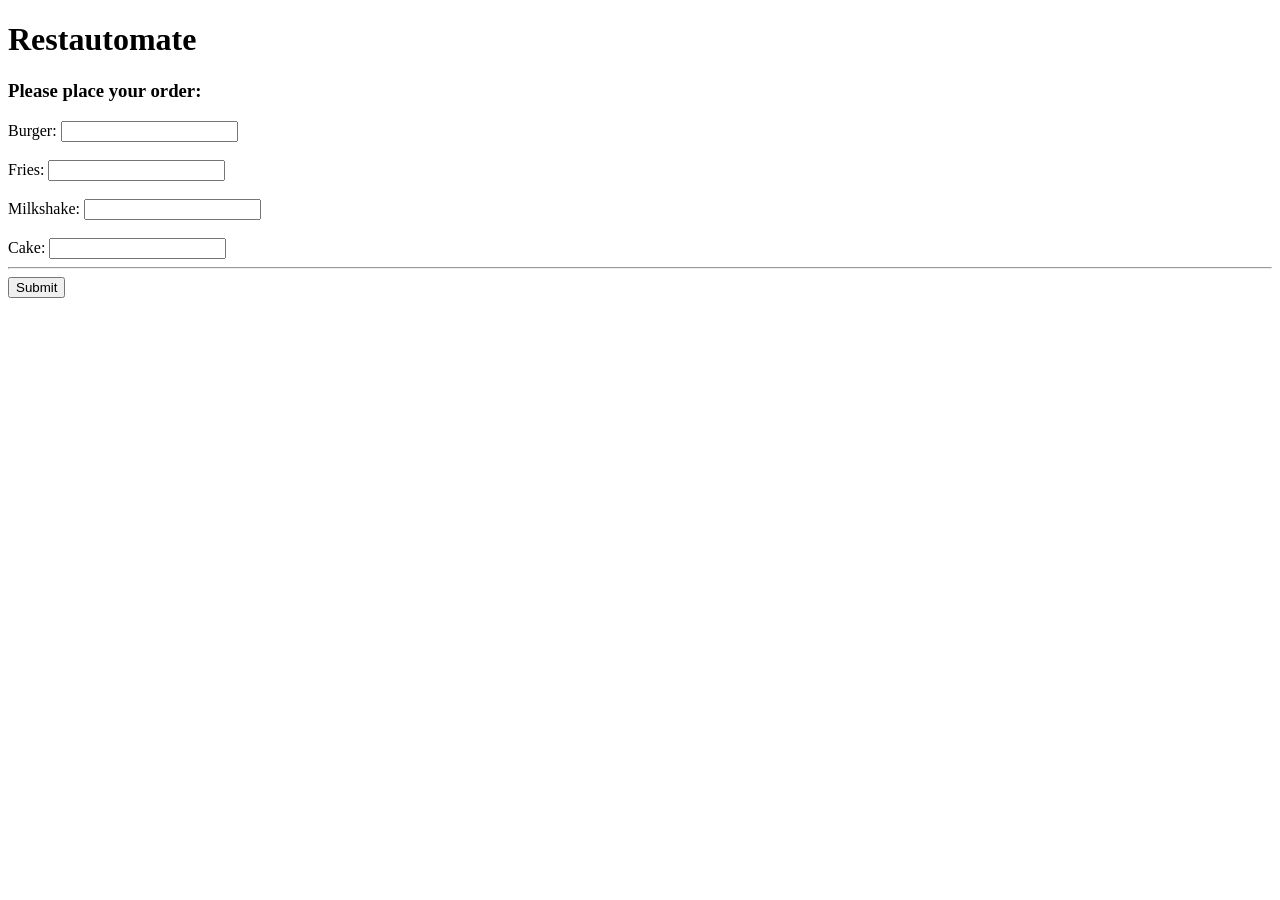
<file: Html Practice/index.html>
<!DOCTYPE html>

<html>
    <head>
        <title>
            Restautomate
        </title>
    </head>

    <body>
        <h1>Restautomate</h1>
        <h3>Please place your order:</h3>
        <form action = "Payment.html" method="get">
            <div>   
                <label for="Burger">Burger: </label>
                <input type="number" id="Burger" name="Burger">
            </div>
            <br>
            <div>   
                <label for="Fries">Fries: </label>
                <input type="number" id="Fries" name="Fries">
            </div>
            <br>
            <div>   
                <label for="MilkShake">Milkshake: </label>
                <input type="number" id="MilkShake" name="MilkShake">
            </div>
            <br>
            <div>   
                <label for="Cake">Cake: </label>
                <input type="number" id="Cake" name="Cake">
            </div>
            <hr>    
            <div>
                <a href = "Payment.html">
                    <input type="submit" value="Submit">
                </a>
            </div>
        </form>
    </body>
</html>
</file>
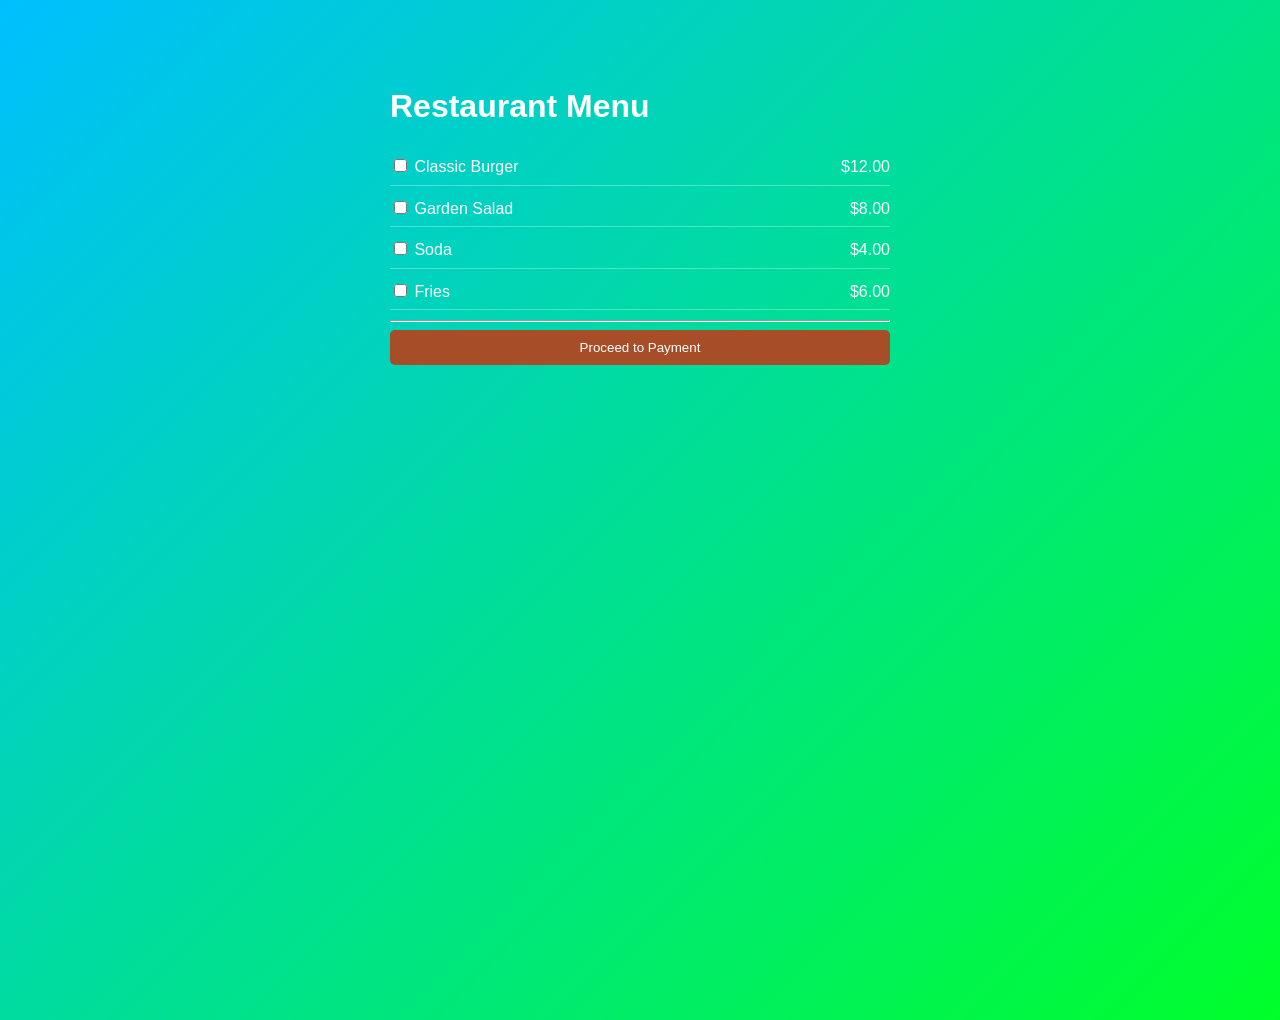
<file: YEST/index.html>
<!DOCTYPE html>
<html lang="en">
<head>
    <meta charset="UTF-8">
    <title>QuickOrder - Menu</title>
    <style>
        body {
            font-family: sans-serif;
            max-width: 500px;
            margin: 40px auto;
            padding: 20px;
            line-height: 1.6;
            min-height: 100vh;
            background: linear-gradient(135deg, #00bfff 0%, #00ff2a 100%);
            color: #fff;
        }
        .item { display: flex; justify-content: space-between; margin-bottom: 10px; border-bottom: 1px solid rgba(255,255,255,0.3); padding-bottom: 5px; }
        button { background: #a74e28; color: rgb(255, 255, 255); border: none; padding: 10px 20px; cursor: pointer; width: 100%; border-radius: 5px; }
        button:hover { background: #218838; }
    </style>
</head>
<body>
    <h1>Restaurant Menu</h1>
    <form action="payment.html">
        <div class="item">
            <label><input type="checkbox" name="item" value="12"> Classic Burger</label>
            <span>$12.00</span>
        </div>
        <div class="item">
            <label><input type="checkbox" name="item" value="8"> Garden Salad</label>
            <span>$8.00</span>
        </div>
        <div class="item">
            <label><input type="checkbox" name="item" value="4"> Soda</label>
            <span>$4.00</span>
        </div>
        <div class="item">
            <label><input type="checkbox" name="item" value="6"> Fries</label>
            <span>$6.00</span>
        </div>
        <hr>
        <button type="submit">Proceed to Payment</button>
    </form>
</body>
</html>
</file>
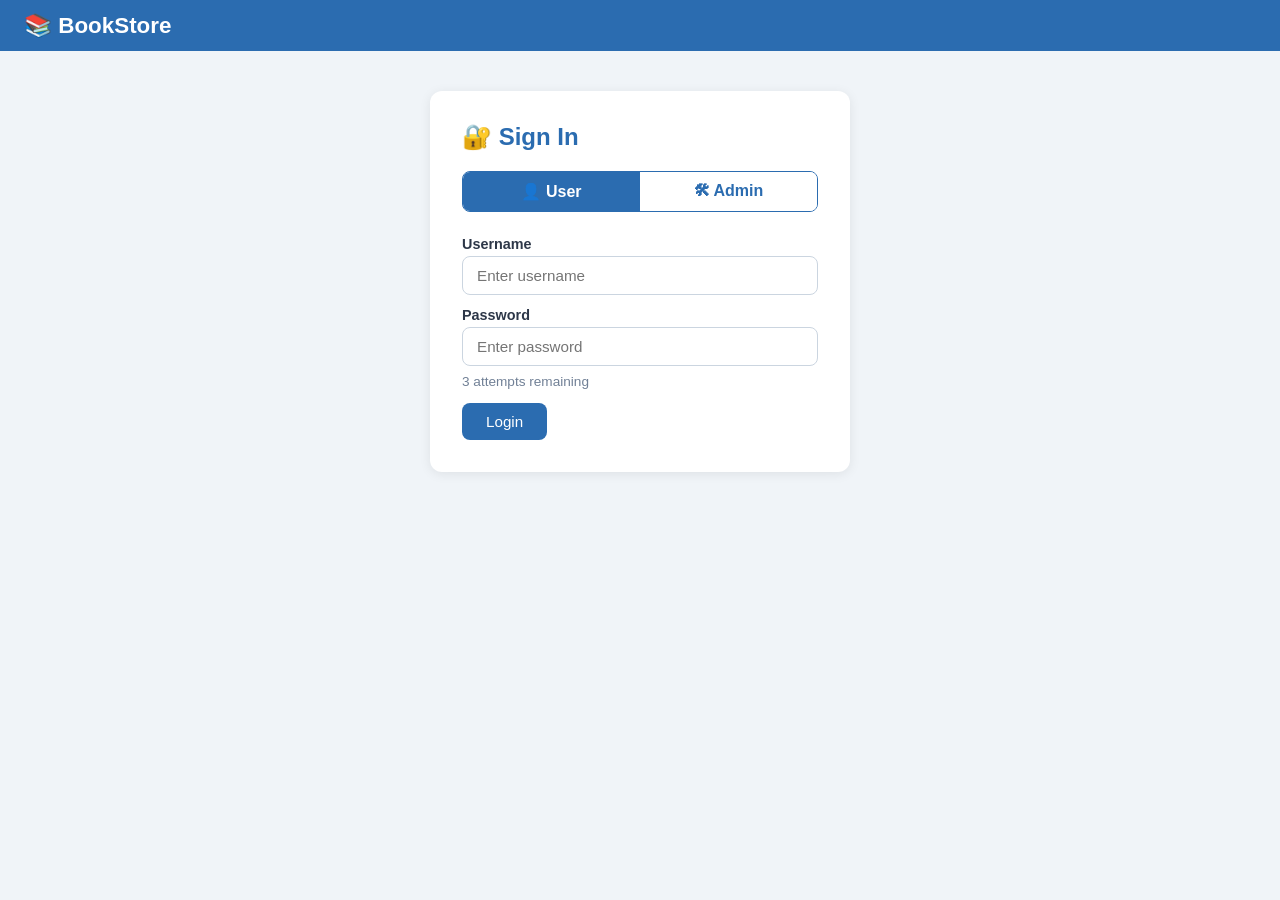
<file: YEST/split/index.html>
<!DOCTYPE html>
<html lang="en">
<head>
    <meta charset="UTF-8">
    <title>BookStore - Login</title>
    <link rel="stylesheet" href="style.css">
</head>
<body>
    <nav><h1>📚 BookStore</h1></nav>
    <div class="page active" id="loginPage">
        <div class="card" style="max-width:420px;margin:0 auto;">
            <h2>🔐 Sign In</h2>
            <div class="role-tabs">
                <div class="role-tab active" id="roleUser" onclick="setRole('user')">👤 User</div>
                <div class="role-tab" id="roleAdmin" onclick="setRole('admin')">🛠 Admin</div>
            </div>
            <div id="loginAlert"></div>
            <label>Username</label>
            <input type="text" id="loginUser" placeholder="Enter username" />
            <label>Password</label>
            <input type="password" id="loginPass" placeholder="Enter password" />
            <p class="attempts-info" id="attemptsInfo">3 attempts remaining</p>
            <button class="btn" onclick="doLogin()">Login</button>
        </div>
    </div>

    <script src="script.js"></script>
    <script>
        let selectedRole = 'user';
        function setRole(role) {
            selectedRole = role;
            document.getElementById('roleUser').className = 'role-tab' + (role==='user'?' active':'');
            document.getElementById('roleAdmin').className = 'role-tab' + (role==='admin'?' active':'');
        }

        function doLogin() {
            if (loginAttempts <= 0) return showAlert('loginAlert', 'Account locked.', 'error');
            const u = document.getElementById('loginUser').value.trim();
            const p = document.getElementById('loginPass').value.trim();
            
            if (u === selectedRole && p === USERS[selectedRole]) {
                localStorage.setItem('currentRole', selectedRole);
                window.location.href = selectedRole === 'admin' ? 'admin.html' : 'shop.html';
            } else {
                loginAttempts--;
                saveData();
                document.getElementById('attemptsInfo').textContent = `${loginAttempts} attempts remaining`;
                showAlert('loginAlert', 'Invalid credentials', 'error');
            }
        }
    </script>
</body>
</html>
</file>
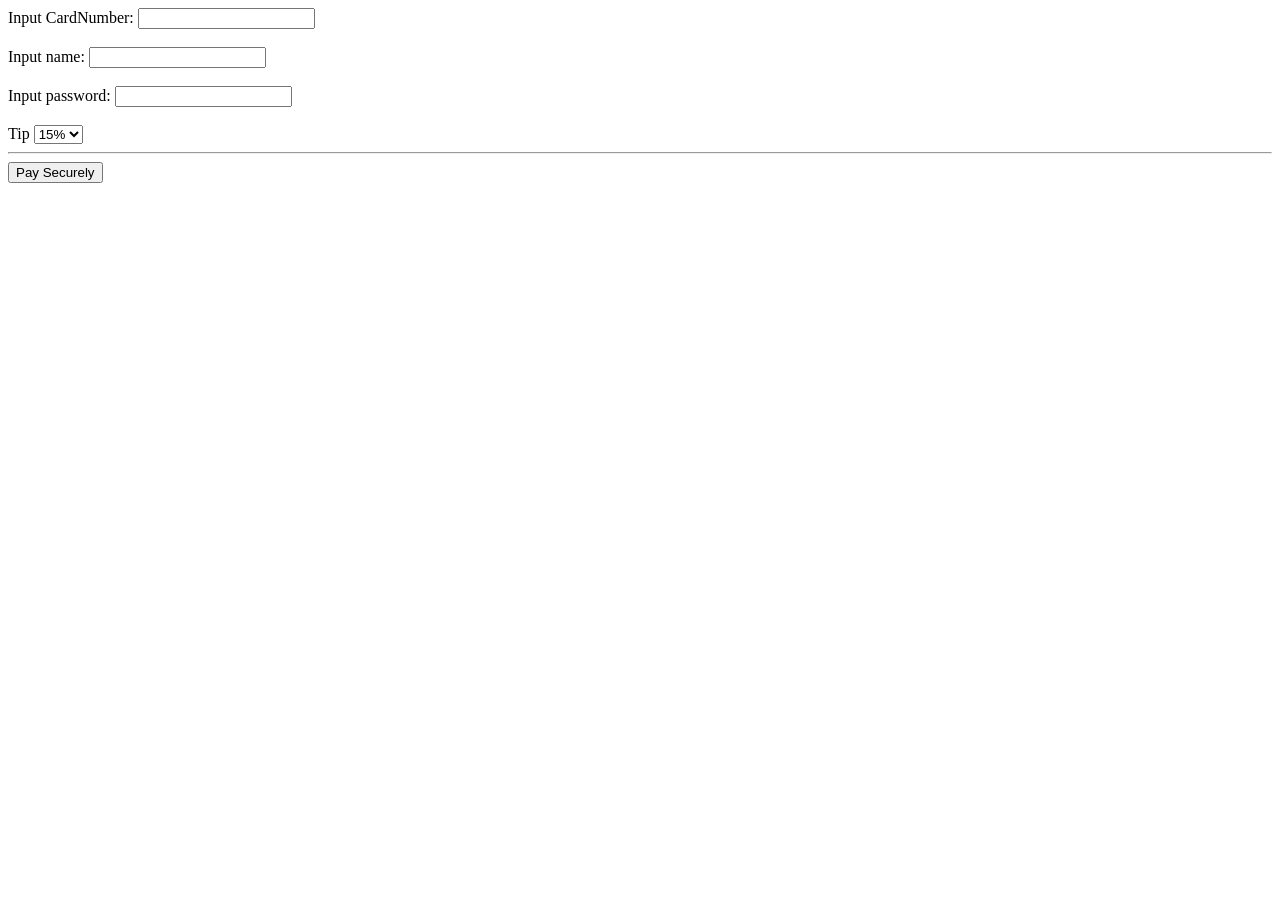
<file: Html Practice/Payment.html>
<!DOCTYPE html>
<html>  
    <head>  
        <title> 
        </title>
    </head>
    <body> 
        <form>
            <div>
                <label for="num">Input CardNumber:</label>
                <input type="text" id="num" name="num" required>
            </div>
            <br>
            <div>   
                <label for="name">Input name:</label>
                <input type="text" id="name" name="name">
            </div>
            <br>
            <div>
                <label for="password">Input password:</label>
                <input type="password" id="password" name="password" required>
            </div>
            <br>
            <div>
                <label>Tip</label>
                <select name="dropdown">
                    <option value="1">15%</option>
                    <option value="2">20%</option>
                    <option value="3">50%</option>
                </select>
            </div>
            <hr>
            <div>
                <input type="submit" value="Pay Securely">
            </div>
        </form>
    </body>
</html>
</file>
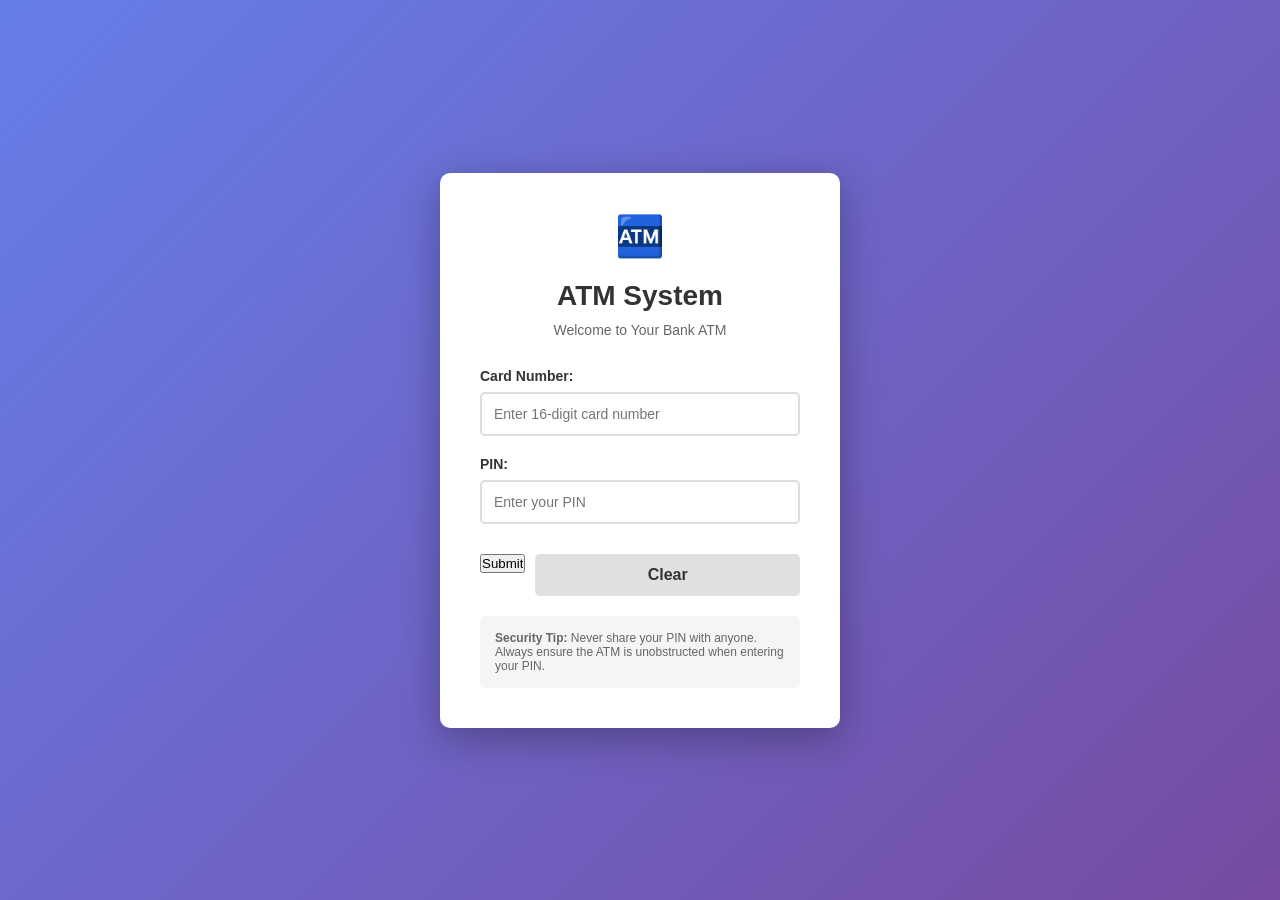
<file: PracticeTest1-ATM/atm_login.html>
<!DOCTYPE html>
<html lang="en">
<head>
    <meta charset="UTF-8">
    <meta name="viewport" content="width=device-width, initial-scale=1.0">
    <title>ATM - Card Login</title>
    <style>
        * {
            margin: 0;
            padding: 0;
            box-sizing: border-box;
        }
        
        body {
            font-family: Arial, sans-serif;
            background: linear-gradient(135deg, #667eea 0%, #764ba2 100%);
            display: flex;
            justify-content: center;
            align-items: center;
            min-height: 100vh;
        }
        
        .atm-container {
            background: white;
            border-radius: 10px;
            box-shadow: 0 10px 40px rgba(0, 0, 0, 0.3);
            width: 400px;
            padding: 40px;
        }
        
        .atm-header {
            text-align: center;
            margin-bottom: 30px;
        }
        
        .atm-header h1 {
            color: #333;
            font-size: 28px;
            margin-bottom: 10px;
        }
        
        .atm-header p {
            color: #666;
            font-size: 14px;
        }
        
        .form-group {
            margin-bottom: 20px;
        }
        
        label {
            display: block;
            color: #333;
            font-weight: bold;
            margin-bottom: 8px;
            font-size: 14px;
        }
        
        input[type="text"],
        input[type="password"] {
            width: 100%;
            padding: 12px;
            border: 2px solid #ddd;
            border-radius: 5px;
            font-size: 14px;
            transition: border-color 0.3s;
        }
        
        input[type="text"]:focus,
        input[type="password"]:focus {
            outline: none;
            border-color: #667eea;
        }
        
        .button-group {
            display: flex;
            gap: 10px;
            margin-top: 30px;
        }
        
        button {
            flex: 1;
            padding: 12px;
            border: none;
            border-radius: 5px;
            font-size: 16px;
            font-weight: bold;
            cursor: pointer;
            transition: all 0.3s;
        }
        
        .btn-submit {
            background: #667eea;
            color: white;
        }
        
        .btn-submit:hover {
            background: #5568d3;
            transform: translateY(-2px);
            box-shadow: 0 5px 15px rgba(102, 126, 234, 0.4);
        }
        
        .btn-cancel {
            background: #e0e0e0;
            color: #333;
        }
        
        .btn-cancel:hover {
            background: #d0d0d0;
        }
        
        .error-message {
            color: #d32f2f;
            font-size: 12px;
            margin-top: 5px;
            display: none;
        }
        
        .info-box {
            background: #f5f5f5;
            padding: 15px;
            border-radius: 5px;
            margin-top: 20px;
            font-size: 12px;
            color: #666;
        }
        
        .card-icon {
            text-align: center;
            font-size: 40px;
            margin-bottom: 20px;
        }
    </style>
</head>
<body>
    <div class="atm-container">
        <div class="atm-header">
            <div class="card-icon">🏧</div>
            <h1>ATM System</h1>
            <p>Welcome to Your Bank ATM</p>
        </div>
        
        <form id="loginForm">
            <div class="form-group">
                <label for="cardNumber">Card Number:</label>
                <input 
                    type="text" 
                    id="cardNumber" 
                    name="cardNumber" 
                    placeholder="Enter 16-digit card number"
                    maxlength="16"
                    required
                >
                <div class="error-message" id="cardError">Please enter a valid card number</div>
            </div>
            
            <div class="form-group">
                <label for="pin">PIN:</label>
                <input 
                    type="password" 
                    id="pin" 
                    name="pin" 
                    placeholder="Enter your PIN"
                    maxlength="4"
                    required
                >
                <div class="error-message" id="pinError">PIN must be 4 digits</div>
            </div>
            
            <div class="button-group">
                <a href = "menu.html">
                    <input type="submit" value="Submit">
                </a>
                <button type="reset" class="btn-cancel">Clear</button>
            </div>
        </form>
        
        <div class="info-box">
            <strong>Security Tip:</strong> Never share your PIN with anyone. Always ensure the ATM is unobstructed when entering your PIN.
        </div>
    </div>
    
    <script>
        const form = document.getElementById('loginForm');
        const cardInput = document.getElementById('cardNumber');
        const pinInput = document.getElementById('pin');
        
        // Only allow numbers in card field
        cardInput.addEventListener('input', function() {
            this.value = this.value.replace(/\D/g, '');
        });
        
        // Only allow numbers in PIN field
        pinInput.addEventListener('input', function() {
            this.value = this.value.replace(/\D/g, '');
        });
        
        form.addEventListener('submit', function(e) {
            e.preventDefault();
            
            const card = cardInput.value;
            const pin = pinInput.value;
            
            // Validation
            if (card.length !== 16) {
                document.getElementById('cardError').style.display = 'block';
                return;
            }
            
            if (pin.length !== 4) {
                document.getElementById('pinError').style.display = 'block';
                return;
            }
            
            // Simulate API call
            alert('Login successful! Redirecting to main menu...');
            // In real scenario: window.location.href = 'atm_menu.html';
        });
    </script>
</body>
</html>
</file>
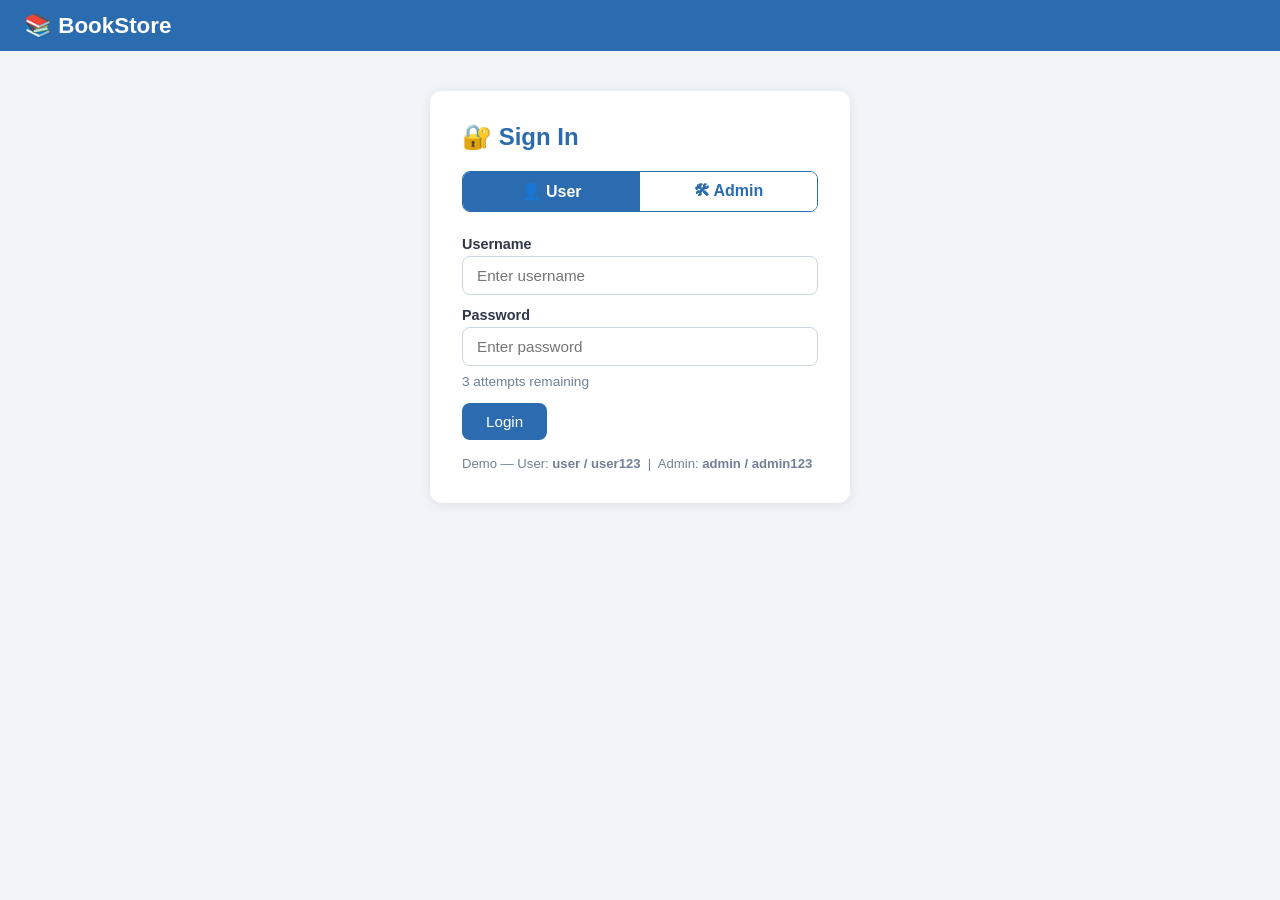
<file: YEST/in.html>
<!DOCTYPE html>
<html lang="en">
<head>
<meta charset="UTF-8">
<meta name="viewport" content="width=device-width, initial-scale=1.0">
<title>BookStore - Online Book Buying System</title>
<style>
  * { box-sizing: border-box; margin: 0; padding: 0; }
  body { font-family: 'Segoe UI', sans-serif; background: #f0f4f8; color: #2d3748; }

  /* NAV */
  nav { background: #2b6cb0; color: white; padding: 12px 24px; display: flex; justify-content: space-between; align-items: center; }
  nav h1 { font-size: 1.4rem; }
  nav span { font-size: 0.9rem; cursor: pointer; background: rgba(255,255,255,0.2); padding: 6px 14px; border-radius: 20px; }

  /* PAGES */
  .page { display: none; padding: 40px 20px; max-width: 900px; margin: 0 auto; }
  .page.active { display: block; }

  /* CARDS */
  .card { background: white; border-radius: 12px; padding: 32px; box-shadow: 0 2px 12px rgba(0,0,0,0.08); }
  .card h2 { margin-bottom: 20px; color: #2b6cb0; }

  /* FORM */
  label { display: block; margin: 12px 0 4px; font-weight: 600; font-size: 0.9rem; }
  input, select { width: 100%; padding: 10px 14px; border: 1.5px solid #cbd5e0; border-radius: 8px; font-size: 0.95rem; transition: border 0.2s; }
  input:focus, select:focus { outline: none; border-color: #2b6cb0; }
  .btn { display: inline-block; padding: 10px 24px; background: #2b6cb0; color: white; border: none; border-radius: 8px; cursor: pointer; font-size: 0.95rem; margin-top: 14px; }
  .btn:hover { background: #2c5282; }
  .btn-danger { background: #e53e3e; }
  .btn-danger:hover { background: #c53030; }
  .btn-green { background: #38a169; }
  .btn-green:hover { background: #276749; }
  .btn-sm { padding: 6px 14px; font-size: 0.82rem; margin-top: 0; }

  /* ALERTS */
  .alert { padding: 10px 16px; border-radius: 8px; margin-bottom: 16px; font-size: 0.9rem; }
  .alert-error { background: #fed7d7; color: #c53030; }
  .alert-success { background: #c6f6d5; color: #276749; }

  /* TIMER */
  .timer-bar { background: #ebf8ff; border: 1.5px solid #bee3f8; border-radius: 8px; padding: 10px 16px; display: flex; justify-content: space-between; align-items: center; margin-bottom: 20px; }
  #timerDisplay { font-weight: 700; color: #2b6cb0; font-size: 1.1rem; }
  #timerDisplay.warning { color: #e53e3e; }

  /* TABS */
  .tabs { display: flex; gap: 8px; margin-bottom: 24px; }
  .tab { padding: 8px 20px; border-radius: 8px; cursor: pointer; font-weight: 600; background: #e2e8f0; color: #4a5568; }
  .tab.active { background: #2b6cb0; color: white; }

  /* BOOKS GRID */
  .books-grid { display: grid; grid-template-columns: repeat(auto-fill, minmax(200px, 1fr)); gap: 16px; }
  .book-card { background: #f7fafc; border: 1.5px solid #e2e8f0; border-radius: 10px; padding: 16px; }
  .book-card h4 { color: #2b6cb0; margin-bottom: 4px; font-size: 0.95rem; }
  .book-card p { font-size: 0.82rem; color: #718096; margin-bottom: 4px; }
  .book-card .price { font-weight: 700; color: #276749; font-size: 1rem; }
  .book-card .actions { display: flex; gap: 6px; margin-top: 10px; }

  /* SEARCH */
  .search-row { display: flex; gap: 10px; margin-bottom: 20px; }
  .search-row input { flex: 1; margin: 0; }

  /* CART */
  .cart-item { display: flex; justify-content: space-between; align-items: center; padding: 10px 0; border-bottom: 1px solid #e2e8f0; }
  .cart-total { font-size: 1.2rem; font-weight: 700; margin: 16px 0; }

  /* BILL */
  .bill-box { background: #f7fafc; border: 1.5px solid #e2e8f0; border-radius: 10px; padding: 20px; }
  .bill-row { display: flex; justify-content: space-between; padding: 6px 0; border-bottom: 1px dashed #e2e8f0; font-size: 0.93rem; }
  .bill-row.total { font-weight: 700; font-size: 1.1rem; border-bottom: none; padding-top: 12px; color: #2b6cb0; }

  /* LOGIN ROLE SELECTOR */
  .role-tabs { display: flex; gap: 0; margin-bottom: 24px; border-radius: 8px; overflow: hidden; border: 1.5px solid #2b6cb0; }
  .role-tab { flex: 1; padding: 10px; text-align: center; cursor: pointer; font-weight: 600; color: #2b6cb0; background: white; }
  .role-tab.active { background: #2b6cb0; color: white; }

  .attempts-info { font-size: 0.85rem; color: #718096; margin-top: 8px; }
  
  table { width: 100%; border-collapse: collapse; margin-top: 12px; }
  th, td { padding: 10px 14px; text-align: left; border-bottom: 1px solid #e2e8f0; font-size: 0.9rem; }
  th { background: #ebf8ff; color: #2b6cb0; font-weight: 700; }
</style>
</head>
<body>

<nav>
  <h1>📚 BookStore</h1>
  <span id="navUser" onclick="logout()" style="display:none"></span>
</nav>

<!-- =================== LOGIN PAGE =================== -->
<div class="page active" id="loginPage">
  <div class="card" style="max-width:420px;margin:0 auto;">
    <h2>🔐 Sign In</h2>
    <div class="role-tabs">
      <div class="role-tab active" id="roleUser" onclick="setRole('user')">👤 User</div>
      <div class="role-tab" id="roleAdmin" onclick="setRole('admin')">🛠 Admin</div>
    </div>
    <div id="loginAlert"></div>
    <label>Username</label>
    <input type="text" id="loginUser" placeholder="Enter username" />
    <label>Password</label>
    <input type="password" id="loginPass" placeholder="Enter password" />
    <p class="attempts-info" id="attemptsInfo">3 attempts remaining</p>
    <button class="btn" onclick="doLogin()">Login</button>
    <p style="margin-top:16px;font-size:0.82rem;color:#718096;">
      Demo — User: <b>user / user123</b> &nbsp;|&nbsp; Admin: <b>admin / admin123</b>
    </p>
  </div>
</div>

<!-- =================== USER PAGE =================== -->
<div class="page" id="userPage">
  <div class="timer-bar">
    <span>⏱ Session Timer</span>
    <span id="timerDisplay">3:00</span>
  </div>

  <div class="tabs">
    <div class="tab active" onclick="showUserTab('browse')">Browse Books</div>
    <div class="tab" onclick="showUserTab('cart')">🛒 Cart (<span id="cartCount">0</span>)</div>
  </div>

  <!-- BROWSE -->
  <div id="browseTab">
    <div class="search-row">
      <input type="text" id="searchInput" placeholder="Search by title or author..." oninput="renderBooks()" />
    </div>
    <div class="books-grid" id="booksGrid"></div>
  </div>

  <!-- CART -->
  <div id="cartTab" style="display:none;">
    <div class="card">
      <h2>🛒 Your Cart</h2>
      <div id="cartItems"><p style="color:#718096;">Your cart is empty.</p></div>
      <div class="cart-total" id="cartTotal"></div>
      <button class="btn btn-green" onclick="goToPayment()" id="checkoutBtn" style="display:none;">Proceed to Payment →</button>
    </div>
  </div>
</div>

<!-- =================== PAYMENT PAGE =================== -->
<div class="page" id="paymentPage">
  <div class="card">
    <h2>💳 Payment & Bill</h2>
    <div style="display:grid;grid-template-columns:1fr 1fr;gap:24px;flex-wrap:wrap;">
      <div>
        <h3 style="margin-bottom:14px;color:#4a5568;">Order Summary</h3>
        <div class="bill-box" id="billSummary"></div>
      </div>
      <div>
        <h3 style="margin-bottom:14px;color:#4a5568;">Payment Details</h3>
        <label>Card Number</label>
        <input type="text" placeholder="1234 5678 9012 3456" maxlength="19" oninput="formatCard(this)" />
        <label>Name on Card</label>
        <input type="text" placeholder="Full Name" />
        <label>Expiry</label>
        <input type="text" placeholder="MM/YY" maxlength="5" />
        <label>CVV</label>
        <input type="password" placeholder="•••" maxlength="3" />
        <button class="btn btn-green" onclick="confirmPayment()" style="width:100%;margin-top:16px;">✅ Confirm & Pay</button>
        <button class="btn" onclick="showPage('userPage')" style="background:#718096;width:100%;margin-top:8px;">← Back to Cart</button>
      </div>
    </div>
  </div>
</div>

<!-- =================== ADMIN PAGE =================== -->
<div class="page" id="adminPage">
  <div class="tabs">
    <div class="tab active" onclick="showAdminTab('manage')">📦 Manage Books</div>
    <div class="tab" onclick="showAdminTab('add')">➕ Add Book</div>
    <div class="tab" onclick="showAdminTab('orders')">📋 Orders</div>
  </div>

  <!-- MANAGE -->
  <div id="manageTab">
    <div class="card">
      <h2>📦 Book Inventory</h2>
      <table>
        <thead><tr><th>Title</th><th>Author</th><th>Genre</th><th>Price</th><th>Stock</th><th>Action</th></tr></thead>
        <tbody id="adminBookTable"></tbody>
      </table>
    </div>
  </div>

  <!-- ADD -->
  <div id="addTab" style="display:none;">
    <div class="card" style="max-width:500px;">
      <h2>➕ Add New Book</h2>
      <div id="addAlert"></div>
      <label>Title</label>
      <input type="text" id="newTitle" placeholder="Book title" />
      <label>Author</label>
      <input type="text" id="newAuthor" placeholder="Author name" />
      <label>Genre</label>
      <select id="newGenre">
        <option>Fiction</option><option>Non-Fiction</option><option>Science</option>
        <option>History</option><option>Technology</option><option>Self-Help</option>
      </select>
      <label>Price (₹)</label>
      <input type="number" id="newPrice" placeholder="299" />
      <label>Stock</label>
      <input type="number" id="newStock" placeholder="10" />
      <button class="btn" onclick="addBook()">Add Book</button>
    </div>
  </div>

  <!-- ORDERS -->
  <div id="ordersTab" style="display:none;">
    <div class="card">
      <h2>📋 Order History</h2>
      <div id="ordersTable"><p style="color:#718096;">No orders yet.</p></div>
    </div>
  </div>
</div>

<!-- =================== SUCCESS PAGE =================== -->
<div class="page" id="successPage">
  <div class="card" style="max-width:500px;margin:0 auto;text-align:center;">
    <div style="font-size:4rem;margin-bottom:16px;">✅</div>
    <h2 style="color:#276749;">Payment Successful!</h2>
    <p style="margin:16px 0;color:#718096;">Thank you for your purchase. Your books will be delivered soon.</p>
    <div id="receiptBox" class="bill-box" style="text-align:left;margin:20px 0;"></div>
    <button class="btn" onclick="continueShopping()">Continue Shopping</button>
  </div>
</div>

<script>
// ============ DATA ============
let books = [
  { id:1, title:"Clean Code", author:"Robert Martin", genre:"Technology", price:499, stock:5 },
  { id:2, title:"Atomic Habits", author:"James Clear", genre:"Self-Help", price:349, stock:8 },
  { id:3, title:"Sapiens", author:"Yuval Harari", genre:"History", price:399, stock:3 },
  { id:4, title:"The Alchemist", author:"Paulo Coelho", genre:"Fiction", price:199, stock:12 },
  { id:5, title:"Deep Work", author:"Cal Newport", genre:"Self-Help", price:299, stock:6 },
  { id:6, title:"Cosmos", author:"Carl Sagan", genre:"Science", price:449, stock:4 },
];
let cart = [];
let orders = [];
let nextBookId = 7;
let currentRole = 'user';
let timerInterval = null;
let timeLeft = 180;
let loginAttempts = 3;

const USERS = { user: 'user123', admin: 'admin123' };

// ============ LOGIN ============
function setRole(role) {
  currentRole = role;
  document.getElementById('roleUser').className = 'role-tab' + (role==='user'?' active':'');
  document.getElementById('roleAdmin').className = 'role-tab' + (role==='admin'?' active':'');
}

function doLogin() {
  if (loginAttempts <= 0) {
    showAlert('loginAlert', 'Account locked. Too many failed attempts.', 'error');
    return;
  }
  const u = document.getElementById('loginUser').value.trim();
  const p = document.getElementById('loginPass').value.trim();
  
  const expectedUser = currentRole === 'admin' ? 'admin' : 'user';
  const expectedPass = USERS[expectedUser];

  if (u === expectedUser && p === expectedPass) {
    loginAttempts = 3;
    document.getElementById('attemptsInfo').textContent = '3 attempts remaining';
    document.getElementById('navUser').style.display = 'inline-block';
    document.getElementById('navUser').textContent = `${u} (${currentRole}) — Logout`;
    if (currentRole === 'admin') {
      showPage('adminPage');
      renderAdminTable();
    } else {
      showPage('userPage');
      startTimer();
      renderBooks();
    }
  } else {
    loginAttempts--;
    showAlert('loginAlert', `Invalid credentials. ${loginAttempts} attempt(s) remaining.`, 'error');
    document.getElementById('attemptsInfo').textContent = `${loginAttempts} attempts remaining`;
    if (loginAttempts <= 0) {
      document.getElementById('loginUser').disabled = true;
      document.getElementById('loginPass').disabled = true;
      showAlert('loginAlert', 'Account locked after 3 failed attempts. Contact admin.', 'error');
    }
  }
}

function logout() {
  clearInterval(timerInterval);
  cart = [];
  timeLeft = 180;
  loginAttempts = 3;
  document.getElementById('loginUser').disabled = false;
  document.getElementById('loginPass').disabled = false;
  document.getElementById('loginUser').value = '';
  document.getElementById('loginPass').value = '';
  document.getElementById('attemptsInfo').textContent = '3 attempts remaining';
  document.getElementById('navUser').style.display = 'none';
  document.getElementById('loginAlert').innerHTML = '';
  showPage('loginPage');
}

// ============ TIMER ============
function startTimer() {
  timeLeft = 180;
  clearInterval(timerInterval);
  timerInterval = setInterval(() => {
    timeLeft--;
    const m = Math.floor(timeLeft / 60);
    const s = timeLeft % 60;
    const disp = document.getElementById('timerDisplay');
    disp.textContent = `${m}:${s.toString().padStart(2,'0')}`;
    disp.className = timeLeft <= 30 ? 'warning' : '';
    if (timeLeft <= 0) {
      clearInterval(timerInterval);
      alert('⏰ Session expired! You will be logged out.');
      logout();
    }
  }, 1000);
}

// ============ BOOKS ============
function renderBooks() {
  const q = document.getElementById('searchInput').value.toLowerCase();
  const grid = document.getElementById('booksGrid');
  const filtered = books.filter(b =>
    b.title.toLowerCase().includes(q) || b.author.toLowerCase().includes(q) || b.genre.toLowerCase().includes(q)
  );
  if (filtered.length === 0) {
    grid.innerHTML = '<p style="color:#718096;grid-column:1/-1;">No books found.</p>';
    return;
  }
  grid.innerHTML = filtered.map(b => `
    <div class="book-card">
      <h4>${b.title}</h4>
      <p>${b.author}</p>
      <p style="font-size:0.78rem;background:#ebf8ff;display:inline-block;padding:2px 8px;border-radius:10px;color:#2b6cb0;">${b.genre}</p>
      <div class="price">₹${b.price}</div>
      <p style="font-size:0.78rem;color:${b.stock>0?'#276749':'#e53e3e'};">${b.stock>0?`In Stock (${b.stock})`:'Out of Stock'}</p>
      <div class="actions">
        <button class="btn btn-sm btn-green" onclick="addToCart(${b.id})" ${b.stock===0?'disabled':''}>Add to Cart</button>
      </div>
    </div>
  `).join('');
}

function addToCart(id) {
  const book = books.find(b => b.id === id);
  if (!book || book.stock === 0) return;
  const existing = cart.find(c => c.id === id);
  if (existing) {
    existing.qty++;
  } else {
    cart.push({ ...book, qty: 1 });
  }
  book.stock--;
  updateCartCount();
  renderBooks();
}

function updateCartCount() {
  document.getElementById('cartCount').textContent = cart.reduce((s,c) => s+c.qty, 0);
}

function showUserTab(tab) {
  document.querySelectorAll('#userPage .tab').forEach((t,i) => {
    t.className = 'tab' + ([['browse','cart'].indexOf(tab) === i] ? ' active' : '');
  });
  document.getElementById('browseTab').style.display = tab==='browse' ? '' : 'none';
  document.getElementById('cartTab').style.display = tab==='cart' ? '' : 'none';
  if (tab === 'cart') renderCart();
}

function renderCart() {
  const el = document.getElementById('cartItems');
  if (cart.length === 0) {
    el.innerHTML = '<p style="color:#718096;">Your cart is empty.</p>';
    document.getElementById('cartTotal').textContent = '';
    document.getElementById('checkoutBtn').style.display = 'none';
    return;
  }
  const total = cart.reduce((s,c) => s + c.price*c.qty, 0);
  el.innerHTML = cart.map((c,i) => `
    <div class="cart-item">
      <div><b>${c.title}</b><br><small>${c.author} × ${c.qty}</small></div>
      <div style="display:flex;align-items:center;gap:10px;">
        <span style="font-weight:700;">₹${c.price * c.qty}</span>
        <button class="btn btn-danger btn-sm" onclick="removeFromCart(${i})">✕</button>
      </div>
    </div>`).join('');
  document.getElementById('cartTotal').textContent = `Total: ₹${total}`;
  document.getElementById('checkoutBtn').style.display = 'inline-block';
}

function removeFromCart(i) {
  const item = cart[i];
  const book = books.find(b => b.id === item.id);
  if (book) book.stock += item.qty;
  cart.splice(i, 1);
  updateCartCount();
  renderCart();
}

// ============ PAYMENT ============
function goToPayment() {
  if (cart.length === 0) return;
  const subtotal = cart.reduce((s,c) => s+c.price*c.qty, 0);
  const tax = Math.round(subtotal * 0.18);
  const shipping = subtotal > 500 ? 0 : 40;
  const total = subtotal + tax + shipping;

  let rows = cart.map(c => `
    <div class="bill-row"><span>${c.title} × ${c.qty}</span><span>₹${c.price * c.qty}</span></div>`).join('');
  rows += `
    <div class="bill-row"><span>Subtotal</span><span>₹${subtotal}</span></div>
    <div class="bill-row"><span>GST (18%)</span><span>₹${tax}</span></div>
    <div class="bill-row"><span>Shipping</span><span>${shipping===0?'FREE':'₹'+shipping}</span></div>
    <div class="bill-row total"><span>TOTAL</span><span>₹${total}</span></div>`;
  document.getElementById('billSummary').innerHTML = rows;
  showPage('paymentPage');
}

function confirmPayment() {
  const subtotal = cart.reduce((s,c) => s+c.price*c.qty, 0);
  const tax = Math.round(subtotal * 0.18);
  const shipping = subtotal > 500 ? 0 : 40;
  const total = subtotal + tax + shipping;
  const orderId = 'ORD' + Date.now().toString().slice(-6);

  orders.push({ id: orderId, items: [...cart], total, date: new Date().toLocaleString() });

  let receipt = `<div class="bill-row"><span><b>Order ID</b></span><span>${orderId}</span></div>`;
  receipt += cart.map(c => `<div class="bill-row"><span>${c.title} × ${c.qty}</span><span>₹${c.price*c.qty}</span></div>`).join('');
  receipt += `<div class="bill-row total"><span>TOTAL PAID</span><span>₹${total}</span></div>`;
  document.getElementById('receiptBox').innerHTML = receipt;

  cart = [];
  updateCartCount();
  showPage('successPage');
}

function continueShopping() {
  renderBooks();
  showPage('userPage');
}

function formatCard(input) {
  let v = input.value.replace(/\D/g,'').substring(0,16);
  input.value = v.replace(/(.{4})/g,'$1 ').trim();
}

// ============ ADMIN ============
function showAdminTab(tab) {
  ['manage','add','orders'].forEach((t,i) => {
    document.getElementById(t+'Tab').style.display = t===tab?'':'none';
    document.querySelectorAll('#adminPage .tab')[i].className = 'tab' + (t===tab?' active':'');
  });
  if (tab === 'manage') renderAdminTable();
  if (tab === 'orders') renderOrders();
}

function renderAdminTable() {
  document.getElementById('adminBookTable').innerHTML = books.map(b => `
    <tr>
      <td>${b.title}</td>
      <td>${b.author}</td>
      <td>${b.genre}</td>
      <td>₹${b.price}</td>
      <td>${b.stock}</td>
      <td><button class="btn btn-danger btn-sm" onclick="removeBook(${b.id})">Remove</button></td>
    </tr>`).join('');
}

function removeBook(id) {
  if (!confirm('Remove this book?')) return;
  books = books.filter(b => b.id !== id);
  renderAdminTable();
}

function addBook() {
  const title = document.getElementById('newTitle').value.trim();
  const author = document.getElementById('newAuthor').value.trim();
  const genre = document.getElementById('newGenre').value;
  const price = parseInt(document.getElementById('newPrice').value);
  const stock = parseInt(document.getElementById('newStock').value);
  if (!title || !author || isNaN(price) || isNaN(stock)) {
    showAlert('addAlert', 'Please fill all fields correctly.', 'error'); return;
  }
  books.push({ id: nextBookId++, title, author, genre, price, stock });
  showAlert('addAlert', `"${title}" added successfully!`, 'success');
  ['newTitle','newAuthor','newPrice','newStock'].forEach(id => document.getElementById(id).value = '');
}

function renderOrders() {
  const el = document.getElementById('ordersTable');
  if (orders.length === 0) { el.innerHTML = '<p style="color:#718096;">No orders yet.</p>'; return; }
  el.innerHTML = `<table>
    <thead><tr><th>Order ID</th><th>Items</th><th>Total</th><th>Date</th></tr></thead>
    <tbody>${orders.map(o=>`<tr><td>${o.id}</td><td>${o.items.map(i=>i.title).join(', ')}</td><td>₹${o.total}</td><td>${o.date}</td></tr>`).join('')}</tbody>
  </table>`;
}

// ============ UTILS ============
function showPage(id) {
  document.querySelectorAll('.page').forEach(p => p.className = 'page');
  document.getElementById(id).className = 'page active';
}

function showAlert(elId, msg, type) {
  document.getElementById(elId).innerHTML = `<div class="alert alert-${type}">${msg}</div>`;
  setTimeout(() => { const el = document.getElementById(elId); if(el) el.innerHTML=''; }, 4000);
}
</script>
</body>
</html>
</file>
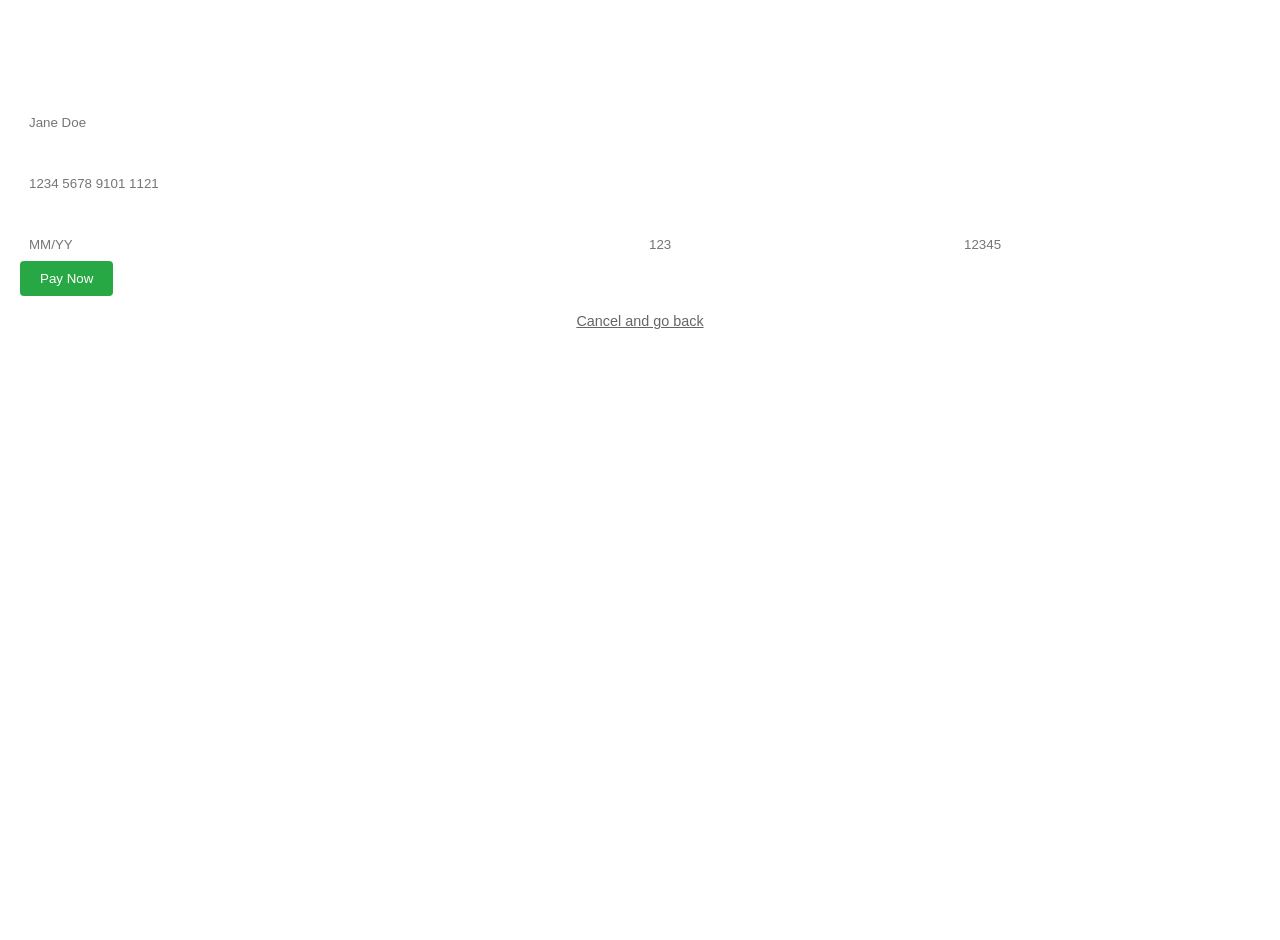
<file: YEST/payment.html>
<!DOCTYPE html>
<html lang="en">
<head>
    <meta charset="UTF-8">
    <title>Secure Checkout</title>
    <style>
        body {
            font-family: sans-serif;
            min-height: 100vh;
            margin: 0;
            padding: 20px;
            background: linear-gradient(135deg, #007bff 0%,#28a745 50% #ff7a00 100%);
            color: #fff;
        }

        h2 {
            text-align: center;
            margin-bottom: 20px;
        }

        button {
            background-color: #28a745;
            color: #fff;
            border: none;
            padding: 10px 20px;
            cursor: pointer;
            border-radius: 4px;
        }

        label {
            display: block;   /* Forces the label onto its own line above the input */
            margin-top: 10px;
        }

        input {
            width: 100%;      /* Makes the input fill the container */
            box-sizing: border-box; /* Crucial: includes padding/border in the width */
            padding: 8px;
            border-radius: 4px;
            border: 1px solid rgba(255,255,255,0.6);
            background: rgba(255,255,255,0.14);
            color: #fff;
        }

        .row {
            display: flex;    /* Puts the Expiry and CVV side-by-side */
            gap: 10px;        /* Adds space between those side-by-side items */
        }
    </style>
</head>
<body>
    <h2>Card Payment</h2>
    <form onsubmit="alert('Payment Successful!'); return false;">
        <label>Cardholder Name</label>
        <input type="text" placeholder="Jane Doe" required>

        <label>Card Number</label>
        <input type="text" placeholder="1234 5678 9101 1121" maxlength="16" required>

        <div class="row">
            <div style="flex: 2;">
                <label>Expiry Date</label>
                <input type="text" placeholder="MM/YY" maxlength="5" required>
            </div>
            <div style="flex: 1;">
                <label>CVV</label>
                <input type="password" placeholder="123" maxlength="3" required>
            </div>
            <div style="flex: 1;">
                <label>password</label>
                <input type="password" placeholder="12345" required>
            </div>
        </div>

        <button type="submit">Pay Now</button>
    </form>
    <p style="text-align: center;"><a href="index.html" style="color: #666; font-size: 0.9em;">Cancel and go back</a></p>
</body>
</html>
</file>
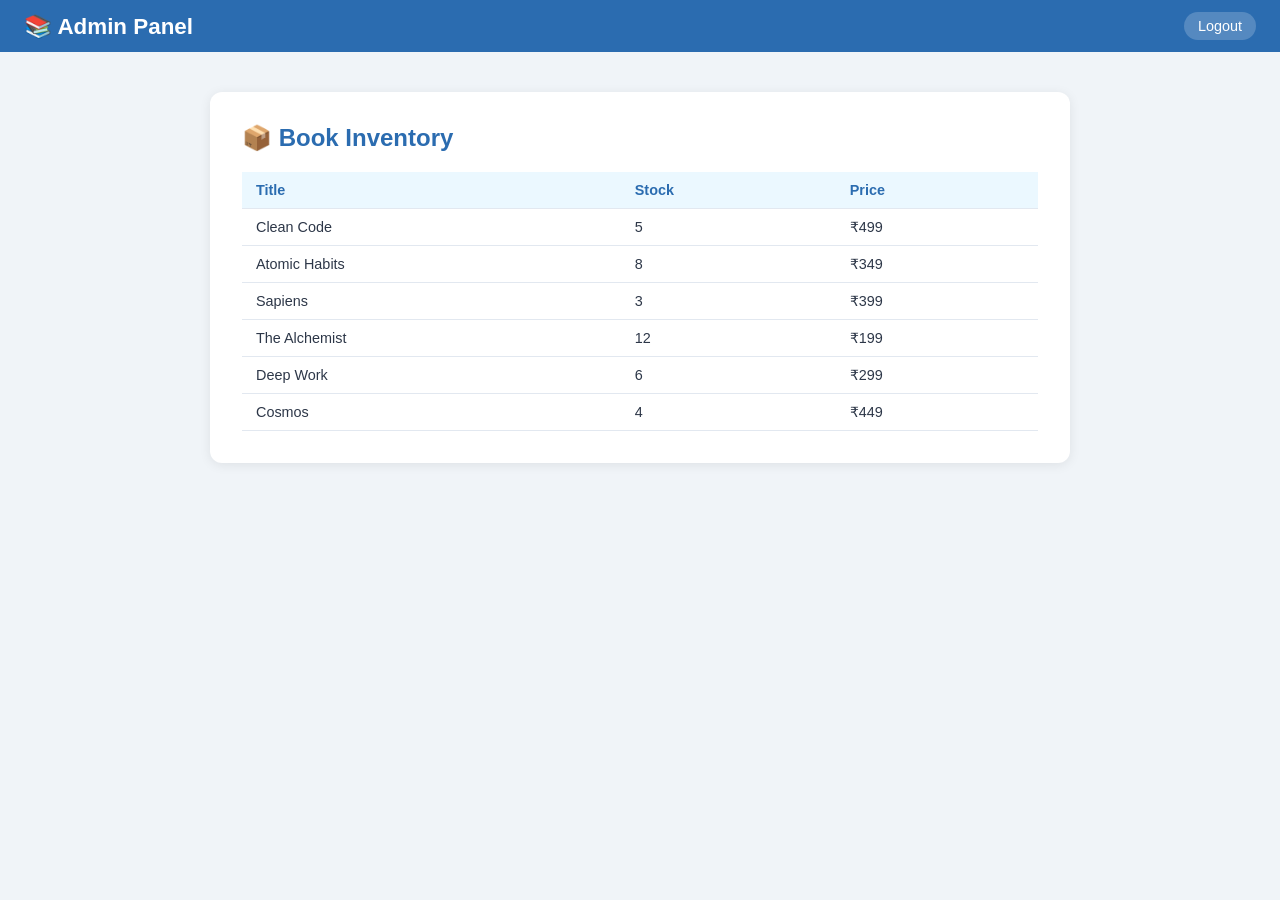
<file: YEST/split/admin.html>
<!DOCTYPE html>
<html lang="en">
<head>
    <meta charset="UTF-8">
    <title>BookStore - Admin</title>
    <link rel="stylesheet" href="style.css">
</head>
<body>
    <nav>
        <h1>📚 Admin Panel</h1>
        <span onclick="logout()">Logout</span>
    </nav>
    <div class="page active">
        <div class="card">
            <h2>📦 Book Inventory</h2>
            <table>
                <thead><tr><th>Title</th><th>Stock</th><th>Price</th></tr></thead>
                <tbody id="adminTable"></tbody>
            </table>
        </div>
    </div>
    <script src="script.js"></script>
    <script>
        function render() {
            document.getElementById('adminTable').innerHTML = books.map(b => `
                <tr><td>${b.title}</td><td>${b.stock}</td><td>₹${b.price}</td></tr>
            `).join('');
        }
        render();
    </script>
</body>
</html>
</file>
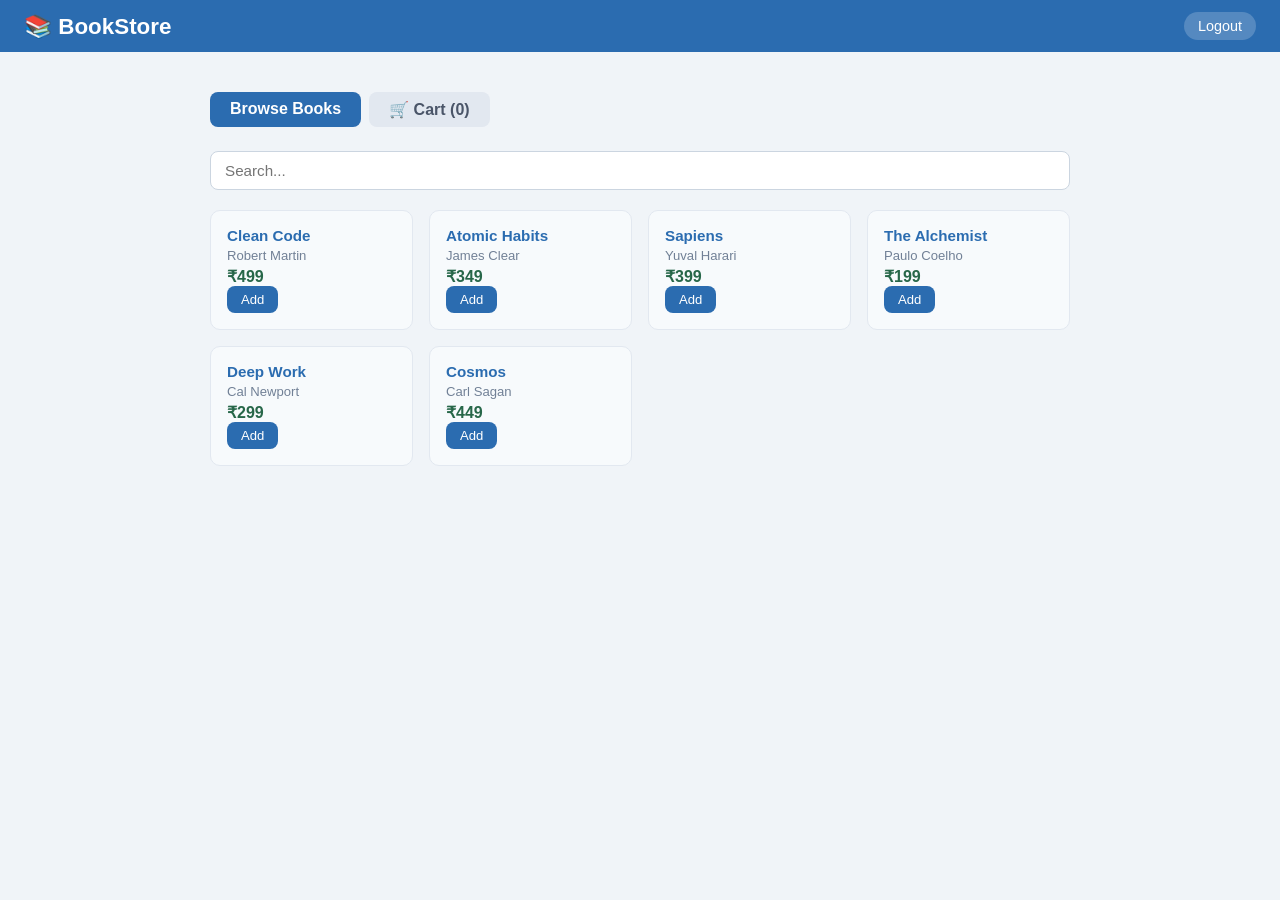
<file: YEST/split/shop.html>
<!DOCTYPE html>
<html lang="en">
<head>
    <meta charset="UTF-8">
    <title>BookStore - Shop</title>
    <link rel="stylesheet" href="style.css">
</head>
<body>
    <nav>
        <h1>📚 BookStore</h1>
        <span onclick="logout()">Logout</span>
    </nav>

    <div class="page active">
        <div class="tabs">
            <div class="tab active" id="btnBrowse" onclick="showTab('browse')">Browse Books</div>
            <div class="tab" id="btnCart" onclick="showTab('cart')">🛒 Cart (<span id="cartCount">0</span>)</div>
        </div>

        <div id="browseTab">
            <div class="search-row">
                <input type="text" id="searchInput" placeholder="Search..." oninput="renderBooks()" />
            </div>
            <div class="books-grid" id="booksGrid"></div>
        </div>

        <div id="cartTab" style="display:none;">
            <div class="card">
                <h2>🛒 Your Cart</h2>
                <div id="cartItems"></div>
                <div class="cart-total" id="cartTotal"></div>
                <button class="btn btn-green" onclick="location.href='checkout.html'" id="checkoutBtn">Proceed to Payment →</button>
            </div>
        </div>
    </div>

    <script src="script.js"></script>
    <script>
        function renderBooks() {
            const q = document.getElementById('searchInput').value.toLowerCase();
            const grid = document.getElementById('booksGrid');
            const filtered = books.filter(b => b.title.toLowerCase().includes(q));
            grid.innerHTML = filtered.map(b => `
                <div class="book-card">
                    <h4>${b.title}</h4>
                    <p>${b.author}</p>
                    <div class="price">₹${b.price}</div>
                    <button class="btn btn-sm" onclick="addToCart(${b.id})" ${b.stock===0?'disabled':''}>Add</button>
                </div>
            `).join('');
        }

        function addToCart(id) {
            const book = books.find(b => b.id === id);
            if (book.stock > 0) {
                book.stock--;
                const inCart = cart.find(c => c.id === id);
                if (inCart) inCart.qty++; else cart.push({...book, qty: 1});
                saveData();
                updateUI();
            }
        }

        function updateUI() {
            document.getElementById('cartCount').textContent = cart.reduce((a,b)=>a+b.qty, 0);
            renderBooks();
        }

        function showTab(t) {
            document.getElementById('browseTab').style.display = t === 'browse' ? 'block' : 'none';
            document.getElementById('cartTab').style.display = t === 'cart' ? 'block' : 'none';
            if(t==='cart') renderCart();
        }

        function renderCart() {
            const el = document.getElementById('cartItems');
            el.innerHTML = cart.map((c, i) => `<div class="cart-item"><span>${c.title} x ${c.qty}</span><span>₹${c.price*c.qty}</span></div>`).join('');
            document.getElementById('cartTotal').textContent = "Total: ₹" + cart.reduce((a,b)=>a+(b.price*b.qty), 0);
        }

        updateUI();
    </script>
</body>
</html>
</file>
<file: YEST/split/style.css>
/* style.css */
* { box-sizing: border-box; margin: 0; padding: 0; }
body { font-family: 'Segoe UI', sans-serif; background: #f0f4f8; color: #2d3748; }

nav { background: #2b6cb0; color: white; padding: 12px 24px; display: flex; justify-content: space-between; align-items: center; }
nav h1 { font-size: 1.4rem; }
nav span { font-size: 0.9rem; cursor: pointer; background: rgba(255,255,255,0.2); padding: 6px 14px; border-radius: 20px; }

.page { display: none; padding: 40px 20px; max-width: 900px; margin: 0 auto; }
.page.active { display: block; }

.card { background: white; border-radius: 12px; padding: 32px; box-shadow: 0 2px 12px rgba(0,0,0,0.08); }
.card h2 { margin-bottom: 20px; color: #2b6cb0; }

label { display: block; margin: 12px 0 4px; font-weight: 600; font-size: 0.9rem; }
input, select { width: 100%; padding: 10px 14px; border: 1.5px solid #cbd5e0; border-radius: 8px; font-size: 0.95rem; transition: border 0.2s; }
input:focus, select:focus { outline: none; border-color: #2b6cb0; }

.btn { display: inline-block; padding: 10px 24px; background: #2b6cb0; color: white; border: none; border-radius: 8px; cursor: pointer; font-size: 0.95rem; margin-top: 14px; }
.btn:hover { background: #2c5282; }
.btn-danger { background: #e53e3e; }
.btn-green { background: #38a169; }
.btn-sm { padding: 6px 14px; font-size: 0.82rem; margin-top: 0; }

.alert { padding: 10px 16px; border-radius: 8px; margin-bottom: 16px; font-size: 0.9rem; }
.alert-error { background: #fed7d7; color: #c53030; }
.alert-success { background: #c6f6d5; color: #276749; }

.timer-bar { background: #ebf8ff; border: 1.5px solid #bee3f8; border-radius: 8px; padding: 10px 16px; display: flex; justify-content: space-between; align-items: center; margin-bottom: 20px; }
#timerDisplay { font-weight: 700; color: #2b6cb0; font-size: 1.1rem; }
#timerDisplay.warning { color: #e53e3e; }

.tabs { display: flex; gap: 8px; margin-bottom: 24px; }
.tab { padding: 8px 20px; border-radius: 8px; cursor: pointer; font-weight: 600; background: #e2e8f0; color: #4a5568; }
.tab.active { background: #2b6cb0; color: white; }

.books-grid { display: grid; grid-template-columns: repeat(auto-fill, minmax(200px, 1fr)); gap: 16px; }
.book-card { background: #f7fafc; border: 1.5px solid #e2e8f0; border-radius: 10px; padding: 16px; }
.book-card h4 { color: #2b6cb0; margin-bottom: 4px; font-size: 0.95rem; }
.book-card p { font-size: 0.82rem; color: #718096; margin-bottom: 4px; }
.book-card .price { font-weight: 700; color: #276749; font-size: 1rem; }

.search-row { display: flex; gap: 10px; margin-bottom: 20px; }
.cart-item { display: flex; justify-content: space-between; align-items: center; padding: 10px 0; border-bottom: 1px solid #e2e8f0; }
.cart-total { font-size: 1.2rem; font-weight: 700; margin: 16px 0; }

.bill-box { background: #f7fafc; border: 1.5px solid #e2e8f0; border-radius: 10px; padding: 20px; }
.bill-row { display: flex; justify-content: space-between; padding: 6px 0; border-bottom: 1px dashed #e2e8f0; font-size: 0.93rem; }
.bill-row.total { font-weight: 700; font-size: 1.1rem; border-bottom: none; padding-top: 12px; color: #2b6cb0; }

.role-tabs { display: flex; gap: 0; margin-bottom: 24px; border-radius: 8px; overflow: hidden; border: 1.5px solid #2b6cb0; }
.role-tab { flex: 1; padding: 10px; text-align: center; cursor: pointer; font-weight: 600; color: #2b6cb0; background: white; }
.role-tab.active { background: #2b6cb0; color: white; }

.attempts-info { font-size: 0.85rem; color: #718096; margin-top: 8px; }
table { width: 100%; border-collapse: collapse; margin-top: 12px; }
th, td { padding: 10px 14px; text-align: left; border-bottom: 1px solid #e2e8f0; font-size: 0.9rem; }
th { background: #ebf8ff; color: #2b6cb0; font-weight: 700; }
</file>
